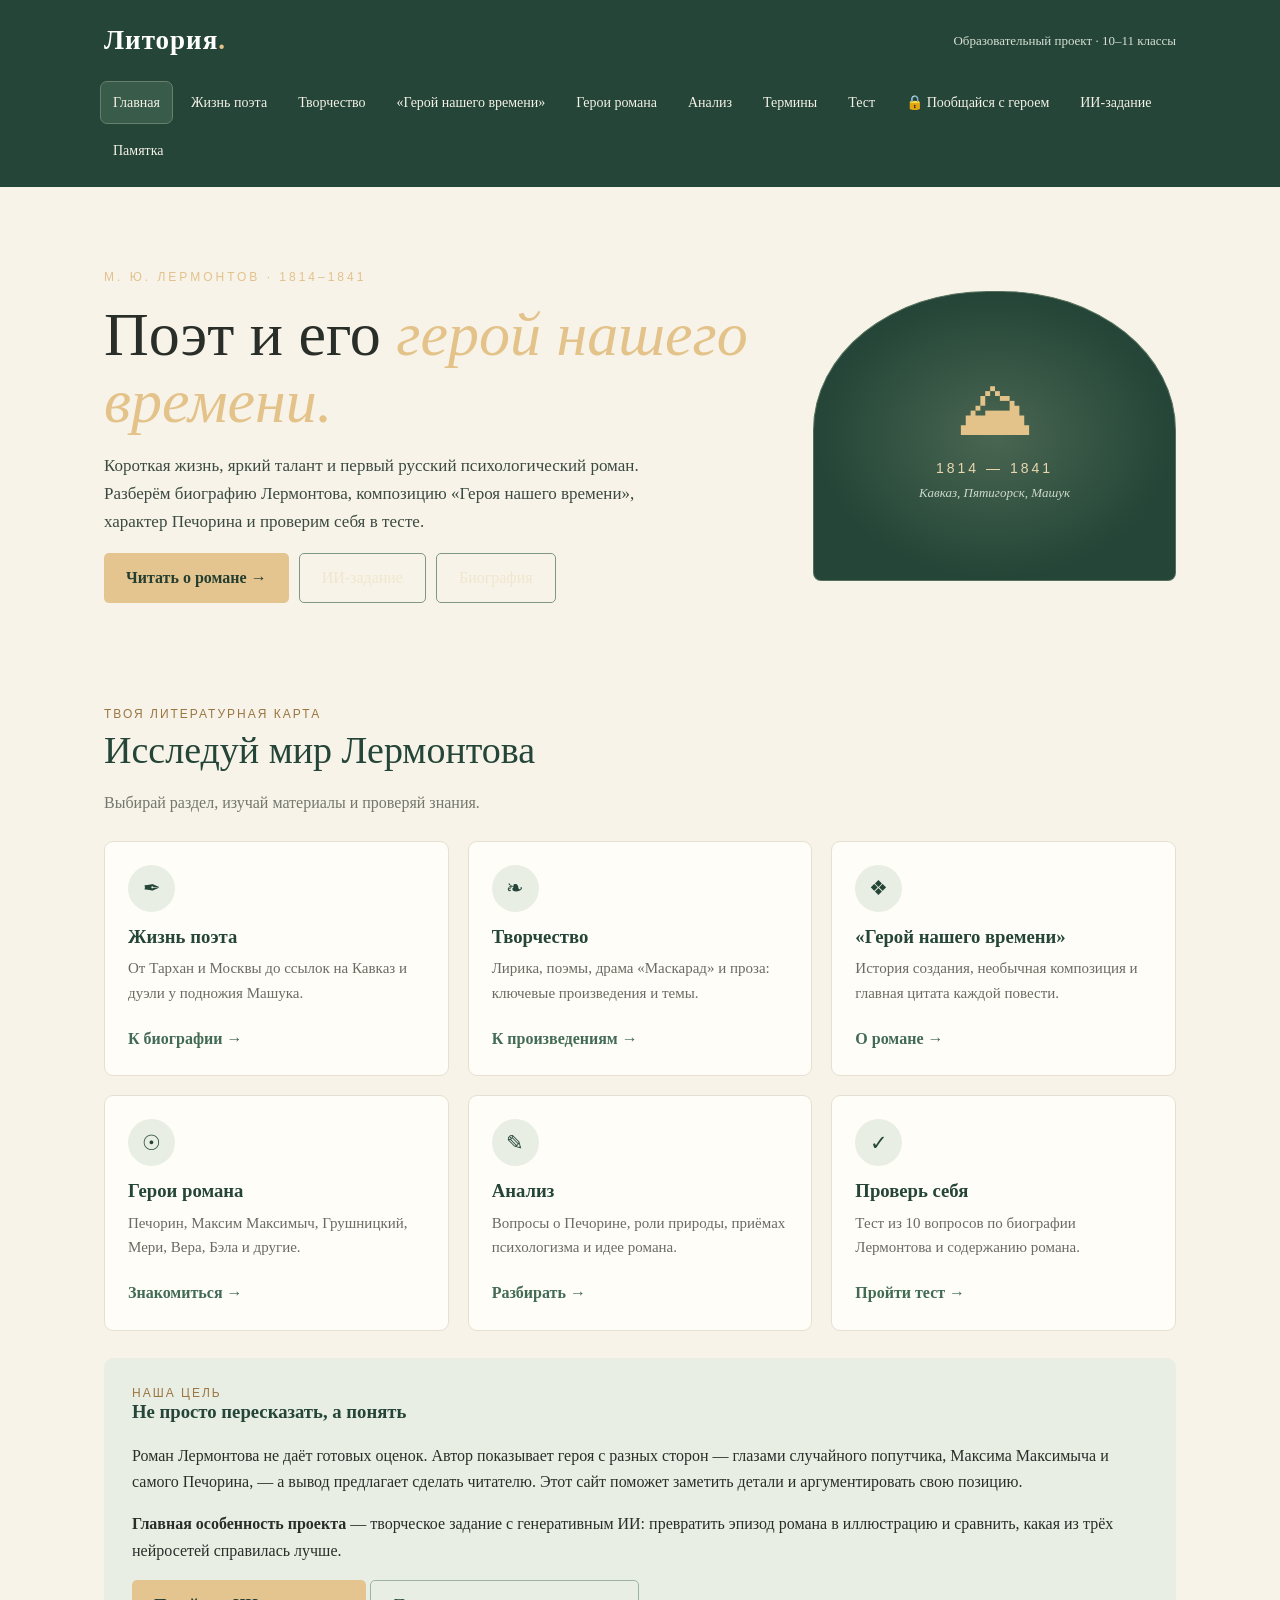
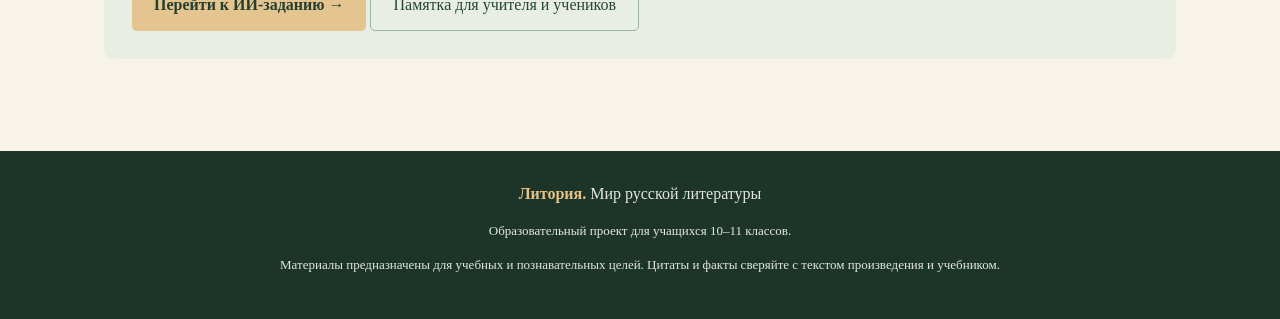
<file: index.html>
<!DOCTYPE html>
<html lang="ru">
<head>
<meta charset="UTF-8">
<meta name="viewport" content="width=device-width, initial-scale=1.0">
<title>Литория — мир русской литературы</title>
<meta name="description" content="Литория — образовательный сайт по русской литературе для 10–11 классов. Лермонтов и «Герой нашего времени»: биография, анализ, тесты и задание с генеративным ИИ.">

<link rel="icon" href="img/favicon.svg" type="image/svg+xml">
<link rel="icon" href="favicon.ico" sizes="any">
<link rel="apple-touch-icon" href="img/apple-touch-icon.png">
<meta property="og:type" content="website">
<meta property="og:title" content="Литория — мир русской литературы">
<meta property="og:description" content="Лермонтов и «Герой нашего времени»: биография, анализ, тест и чат с героями романа.">
<meta property="og:image" content="img/og-cover.png">
<link rel="stylesheet" href="css/style.css">
</head>
<body>

<header>
  <div class="topbar">
    <a class="brand" href="#" onclick="showPage('home');return false">Литория<span>.</span></a>
    <div class="top-note">Образовательный проект · 10–11 классы</div>
  </div>
  <nav aria-label="Основная навигация">
    <button class="active" data-page="home">Главная</button>
    <button data-page="life">Жизнь поэта</button>
    <button data-page="works">Творчество</button>
    <button data-page="novel">«Герой нашего времени»</button>
    <button data-page="heroes">Герои романа</button>
    <button data-page="analysis">Анализ</button>
    <button data-page="terms">Термины</button>
    <button data-page="quiz">Тест</button>
    <button data-page="chat" id="chatNav">🔒 Пообщайся с героем</button>
    <button data-page="aitask">ИИ-задание</button>
    <button data-page="guide">Памятка</button>
  </nav>
</header>

<section class="hero" id="hero">
  <div>
    <div class="eyebrow">М. Ю. Лермонтов · 1814–1841</div>
    <h1>Поэт и его <em>герой нашего времени.</em></h1>
    <p>
      Короткая жизнь, яркий талант и первый русский психологический роман.
      Разберём биографию Лермонтова, композицию «Героя нашего времени»,
      характер Печорина и проверим себя в тесте.
    </p>
    <div class="hero-btns">
      <button class="primary-btn" onclick="showPage('novel')">Читать о романе →</button>
      <button class="ghost-btn" onclick="showPage('aitask')">ИИ-задание</button>
      <button class="ghost-btn" onclick="showPage('life')">Биография</button>
    </div>
  </div>
  <div class="hero-art" aria-label="Портрет эпохи">
    <div class="big">⛰</div>
    <div class="years">1814 — 1841</div>
    <div class="mount">Кавказ, Пятигорск, Машук</div>
  </div>
</section>

<main>

<!-- HOME -->
<section class="page active" id="home">
  <div class="section-head">
    <div class="kicker">Твоя литературная карта</div>
    <h2>Исследуй мир Лермонтова</h2>
    <p class="lead">Выбирай раздел, изучай материалы и проверяй знания.</p>
  </div>
  <div class="grid">
    <div class="card">
      <div class="card-symbol">✒</div>
      <h3>Жизнь поэта</h3>
      <p>От Тархан и Москвы до ссылок на Кавказ и дуэли у подножия Машука.</p>
      <button class="text-btn" onclick="showPage('life')">К биографии →</button>
    </div>
    <div class="card">
      <div class="card-symbol">❧</div>
      <h3>Творчество</h3>
      <p>Лирика, поэмы, драма «Маскарад» и проза: ключевые произведения и темы.</p>
      <button class="text-btn" onclick="showPage('works')">К произведениям →</button>
    </div>
    <div class="card">
      <div class="card-symbol">❖</div>
      <h3>«Герой нашего времени»</h3>
      <p>История создания, необычная композиция и главная цитата каждой повести.</p>
      <button class="text-btn" onclick="showPage('novel')">О романе →</button>
    </div>
    <div class="card">
      <div class="card-symbol">☉</div>
      <h3>Герои романа</h3>
      <p>Печорин, Максим Максимыч, Грушницкий, Мери, Вера, Бэла и другие.</p>
      <button class="text-btn" onclick="showPage('heroes')">Знакомиться →</button>
    </div>
    <div class="card">
      <div class="card-symbol">✎</div>
      <h3>Анализ</h3>
      <p>Вопросы о Печорине, роли природы, приёмах психологизма и идее романа.</p>
      <button class="text-btn" onclick="showPage('analysis')">Разбирать →</button>
    </div>
    <div class="card">
      <div class="card-symbol">✓</div>
      <h3>Проверь себя</h3>
      <p>Тест из 10 вопросов по биографии Лермонтова и содержанию романа.</p>
      <button class="text-btn" onclick="showPage('quiz')">Пройти тест →</button>
    </div>
  </div>
  <div class="feature">
    <div class="kicker">Наша цель</div>
    <h3>Не просто пересказать, а понять</h3>
    <p>Роман Лермонтова не даёт готовых оценок. Автор показывает героя с разных сторон —
    глазами случайного попутчика, Максима Максимыча и самого Печорина, — а вывод предлагает сделать читателю.
    Этот сайт поможет заметить детали и аргументировать свою позицию.</p>
    <p><b>Главная особенность проекта</b> — творческое задание с генеративным ИИ: превратить эпизод романа
    в иллюстрацию и сравнить, какая из трёх нейросетей справилась лучше.</p>
    <button class="primary-btn" onclick="showPage('aitask')">Перейти к ИИ-заданию →</button>
    <button class="ghost-btn" style="color:var(--green);border-color:#9fb3a3" onclick="showPage('guide')">Памятка для учителя и учеников</button>
  </div>
</section>

<!-- LIFE -->
<section class="page" id="life">
  <div class="section-head">
    <div class="kicker">Биография</div>
    <h2>Жизнь Михаила Юрьевича Лермонтова</h2>
    <p class="lead">Всего двадцать шесть лет — и место в первом ряду русской литературы.</p>
  </div>
  <div class="article">
    <div class="timeline" id="timeline"></div>
  </div>
  <div class="feature">
    <h3>Что важно запомнить</h3>
    <ul>
      <li>Детство прошло в имении Тарханы под опекой бабушки Е. А. Арсеньевой; мать рано умерла.</li>
      <li>Дважды ссылка на Кавказ: после стихотворения «Смерть поэта» (1837) и после дуэли с де Барантом (1840).</li>
      <li>Кавказ стал для поэта и местом ссылки, и источником образов, и материалом для романа.</li>
      <li>Погиб на дуэли с Н. С. Мартыновым 27 июля (15 июля по ст. стилю) 1841 года.</li>
    </ul>
  </div>
</section>

<!-- WORKS -->
<section class="page" id="works">
  <div class="section-head">
    <div class="kicker">Наследие</div>
    <h2>Творчество Лермонтова</h2>
    <p class="lead">Главные произведения по жанрам. Нажми на фильтр, чтобы выбрать нужное.</p>
  </div>
  <div class="chips" id="workChips"></div>
  <div class="grid" id="workGrid"></div>
  <div class="feature">
    <h3>Основные темы</h3>
    <p>Одиночество и гордая личность; конфликт поэта и общества; судьба поколения 1830-х годов;
    тема Родины; свобода и неволя; поиск смысла жизни и любви. Эти мотивы звучат и в лирике,
    и в поэмах, и в романе.</p>
  </div>
</section>

<!-- NOVEL -->
<section class="page" id="novel">
  <div class="section-head">
    <div class="kicker">Главное произведение</div>
    <h2>«Герой нашего времени»</h2>
    <p class="lead">Первый в русской литературе социально-психологический и философский роман в прозе.</p>
  </div>

  <div class="grid two">
    <div class="card">
      <span class="tag">История создания</span>
      <h3>1838–1840</h3>
      <p>Первые повести («Бэла», «Фаталист») появились в журнале «Отечественные записки» в 1839–1840 годах.
      В 1840 году роман вышел отдельным изданием, в 1841-м — вторым, с предисловием автора.</p>
    </div>
    <div class="card">
      <span class="tag">Жанр</span>
      <h3>Роман из пяти повестей</h3>
      <p>Это цикл повестей, объединённый одним героем — Печориным. Сочетает черты романтизма и реализма,
      путевых заметок, дневника и «светской повести».</p>
    </div>
  </div>

  <div class="feature">
    <h3>Композиция: порядок не хронологический</h3>
    <p>В романе три рассказчика: безымянный офицер-путешественник, Максим Максимыч и сам Печорин.
    Автор сначала показывает героя <b>извне</b>, а затем даёт его собственный журнал — так мы постепенно
    приближаемся к внутреннему миру героя.</p>
    <p><b>Порядок в тексте:</b> «Бэла» → «Максим Максимыч» → Предисловие к «Журналу Печорина» → «Тамань» → «Княжна Мери» → «Фаталист».</p>
    <p><b>Хронологический порядок событий:</b> «Тамань» → «Княжна Мери» → «Бэла» → «Фаталист» → «Максим Максимыч».</p>
    <p class="note">Почему так? Читателю сначала загадочен Печорин, и только потом он «объясняется» сам. Такая композиция усиливает интерес и психологизм.</p>
  </div>

  <h3 style="color:var(--green)">Главные цитаты по частям</h3>
  <div id="partsList"></div>
</section>

<!-- HEROES -->
<section class="page" id="heroes">
  <div class="section-head">
    <div class="kicker">Система образов</div>
    <h2>Герои романа</h2>
    <p class="lead">Каждый герой раскрывает какую-то грань Печорина — либо контрастом, либо сходством.</p>
  </div>
  <input class="searchbar" id="heroSearch" placeholder="Найти героя..." aria-label="Поиск героя">
  <div class="grid" id="heroGrid"></div>
</section>

<section class="page" id="heroDetail">
  <button class="text-btn" onclick="showPage('heroes')">← Назад к героям</button>
  <div id="heroBox" class="article" style="margin-top:18px"></div>
</section>

<!-- ANALYSIS -->
<section class="page" id="analysis">
  <div class="section-head">
    <div class="kicker">Читаем глубже</div>
    <h2>Анализ романа</h2>
    <p class="lead">Ключевые вопросы для урока, сочинения и итоговой работы.</p>
  </div>
  <div class="grid" id="analysisGrid"></div>
  <div id="articleBox" style="margin-top:25px"></div>
</section>

<!-- TERMS -->
<section class="page" id="terms">
  <div class="section-head">
    <div class="kicker">Словарь читателя</div>
    <h2>Литературные термины</h2>
    <p class="lead">Понятия, которые пригодятся при анализе «Героя нашего времени».</p>
  </div>
  <input class="searchbar" id="termSearch" placeholder="Найти термин..." aria-label="Поиск термина">
  <div class="grid" id="termGrid"></div>
</section>

<!-- QUIZ -->
<section class="page" id="quiz">
  <div class="section-head">
    <div class="kicker">Проверь свои знания</div>
    <h2>Викторина по Лермонтову</h2>
    <p class="lead">Выбери один ответ на каждый вопрос и нажми кнопку проверки. После проверки появятся пояснения.</p>
  </div>
  <form class="article" id="quizForm">
    <div id="questions"></div>
    <button type="submit" class="primary-btn" style="margin-top:20px">Проверить ответы</button>
    <button type="button" class="ghost-btn" id="quizReset" style="margin-top:20px;color:var(--green);border-color:#c9c2b2">Сбросить</button>
    <div id="quizResult" aria-live="polite"></div>
  </form>
</section>

<!-- CHAT -->
<section class="page" id="chat">
  <div class="section-head">
    <div class="kicker">Это интересно</div>
    <h2>Пообщайся с героем</h2>
    <p class="lead">Выбери персонажа романа и задай ему вопрос: о событиях, о других героях, о том, что он чувствовал. Отвечают герои «из своего времени», поэтому спрашивай так, как будто встретил их на водах или в крепости.</p>
  </div>
  <div id="chatBody"></div>
</section>

<!-- AI TASK -->
<section class="page" id="aitask">
  <div class="section-head">
    <div class="kicker">Главное задание проекта</div>
    <h2>Литература + ИИ: нарисуй эпизод</h2>
    <p class="lead">Превращаем эпизод «Героя нашего времени» в иллюстрацию с помощью генеративного ИИ и выясняем, какая нейросеть лучше передаёт текст.</p>
  </div>

  <div class="feature">
    <h3>Суть задания</h3>
    <p>Ученикам даётся эпизод романа и <b>три модели генеративного ИИ</b>. Нужно сравнить их возможности и результаты:
    какая из моделей лучше иллюстрирует выбранный фрагмент?</p>
    <p><b>Цель:</b> повысить интерес учеников к литературе, внедряя технологии ИИ в процесс обучения.
    Чтобы получить хорошую картинку, придётся внимательно читать текст, замечать детали и точно формулировать мысль — то есть заниматься настоящим литературным анализом.</p>
  </div>

  <h3 style="color:var(--green)">Ход работы</h3>
  <ol class="steps">
    <li><b>Выбери эпизод</b><span>Прочитай отрывок в книге и выбери сцену ниже (или свою, согласовав с учителем).</span></li>
    <li><b>Выпиши детали</b><span>Кто в кадре, где и когда, что вокруг, какое настроение. Подтверди каждую деталь текстом.</span></li>
    <li><b>Составь промпт</b><span>Опиши сцену словами — в конструкторе ниже. Промпт должен быть одинаковым для всех моделей.</span></li>
    <li><b>Запусти три модели</b><span>Одинаковый промпт — три результата. Сохрани все картинки, лучшие и неудачные.</span></li>
    <li><b>Оцени по критериям</b><span>Заполни таблицу сравнения: баллы по каждому критерию и комментарий.</span></li>
    <li><b>Сделай вывод</b><span>Объясни выбор победителя и ответь на вопросы для рефлексии.</span></li>
  </ol>

  <h3 style="color:var(--green);margin-top:34px">1. Выбери эпизод</h3>
  <div class="grid" id="episodeGrid"></div>

  <h3 style="color:var(--green);margin-top:34px">2. Конструктор промпта</h3>
  <div class="article">
    <p class="note" style="margin-top:0">Поля заполнятся автоматически после выбора эпизода — отредактируй их по своему прочтению текста.</p>
    <div class="grid two">
      <label class="field"><span>Что происходит (сцена)</span><textarea id="pScene" placeholder="Например: старый офицер с раскрытыми объятиями перед холодным молодым человеком"></textarea></label>
      <label class="field"><span>Место и время</span><textarea id="pPlace" placeholder="Двор почтовой станции, утро, Кавказ, 1830-е годы"></textarea></label>
      <label class="field"><span>Настроение и свет</span><textarea id="pMood" placeholder="Горечь, неловкость, холодный утренний свет"></textarea></label>
      <label class="field"><span>Композиция и ракурс</span><textarea id="pComp" placeholder="Два героя в центре кадра, средний план"></textarea></label>
      <label class="field"><span>Стиль изображения</span>
        <select id="pStyle">
          <option>книжная иллюстрация, перо и тушь</option>
          <option>масляная живопись в духе русской живописи XIX века</option>
          <option>акварель</option>
          <option>кинематографичный кадр, историческая драма</option>
          <option>гравюра XIX века</option>
          <option>современная графика, цифровая иллюстрация</option>
        </select></label>
      <label class="field"><span>Чего не должно быть</span><textarea id="pAvoid" placeholder="Современной одежды и техники, надписей, текста на картинке"></textarea></label>
    </div>
    <button class="primary-btn" id="buildPrompt" type="button">Собрать промпт</button>
    <button class="ghost-btn" id="copyPrompt" type="button" style="color:var(--green);border-color:#c9c2b2">Копировать</button>
    <div class="promptbox" id="promptOut">Здесь появится готовый промпт.</div>
    <p class="note" id="copyNote"></p>
    <p class="note">Совет: если модель лучше понимает английский, можно перевести промпт, но во всех трёх моделях используй один и тот же вариант — иначе сравнение будет нечестным.</p>
  </div>

  <h3 style="color:var(--green);margin-top:34px">3. Таблица сравнения моделей</h3>
  <div class="article">
    <p class="note" style="margin-top:0">Впиши названия трёх моделей, поставь оценки от 1 до 5 (5 — отлично) и добавь короткий комментарий.</p>
    <div class="table-wrap">
      <table class="score" id="scoreTable">
        <thead>
          <tr>
            <th>Критерий</th>
            <th><input id="mName0" placeholder="Модель 1"></th>
            <th><input id="mName1" placeholder="Модель 2"></th>
            <th><input id="mName2" placeholder="Модель 3"></th>
          </tr>
        </thead>
        <tbody id="scoreBody"></tbody>
        <tfoot>
          <tr class="total"><td>Итого (из 25)</td><td class="num" id="total0">0</td><td class="num" id="total1">0</td><td class="num" id="total2">0</td></tr>
          <tr><td>Комментарий: что получилось, что нет</td>
            <td><textarea id="mNote0"></textarea></td><td><textarea id="mNote1"></textarea></td><td><textarea id="mNote2"></textarea></td></tr>
        </tfoot>
      </table>
    </div>
    <div class="winner" id="winnerBox">Оцени модели, чтобы увидеть победителя.</div>
    <button class="ghost-btn print-btn no-print" type="button" onclick="window.print()" style="color:var(--green);border-color:#c9c2b2">Распечатать / сохранить в PDF</button>
  </div>

  <h3 style="color:var(--green);margin-top:34px">4. Вопросы для рефлексии</h3>
  <div class="article">
    <ul class="checklist">
      <li>Какие детали из текста ИИ передал точно, а какие исказил или придумал сам?</li>
      <li>Совпала ли картинка с тем, как ты представлял эту сцену, когда читал? Чем отличается?</li>
      <li>Как изменился промпт после первых неудачных попыток? Какие слова помогли больше всего?</li>
      <li>Какую модель ты бы выбрал для иллюстрации книги и почему?</li>
      <li>Что ты заметил в тексте благодаря необходимости описывать сцену словами?</li>
      <li>Может ли ИИ заменить читателя и художника? Что он не способен «понять» в Лермонтове?</li>
    </ul>
  </div>

  <div class="warn">
    <h3>Правила работы с ИИ</h3>
    <ul>
      <li>ИИ-картинки — это иллюстрация, а не источник фактов: сверяй детали с текстом романа.</li>
      <li>Подписывай результат: «Изображение создано с помощью ИИ, модель …, промпт …».</li>
      <li>Не создавай изображений реальных людей (одноклассников, учителей) и не используй чужие фотографии.</li>
      <li>Не вводите в сервисы личные данные и пароли. Учитель заранее проверяет правила и возрастные ограничения выбранных сервисов.</li>
    </ul>
  </div>
</section>

<!-- GUIDE -->
<section class="page" id="guide">
  <div class="section-head">
    <div class="kicker">Для удобной работы</div>
    <h2>Памятка для учителя и учеников</h2>
    <p class="lead">Короткие инструкции по проведению задания «Литература + ИИ». Страницу можно распечатать.</p>
    <button class="ghost-btn no-print" type="button" onclick="window.print()" style="color:var(--green);border-color:#c9c2b2">Распечатать памятку</button>
  </div>

  <div class="grid two">
    <div class="card">
      <span class="tag">Учителю</span>
      <h3>Подготовка</h3>
      <ul class="checklist">
        <li>Выберите три модели генеративного ИИ и проверьте, что доступ к ним работает в классе.</li>
        <li>Уточните возрастные ограничения и правила сервисов; при необходимости генерируйте с учительского аккаунта.</li>
        <li>Подготовьте эпизоды (на сайте шесть вариантов) и распределите по группам из 3–4 человек.</li>
        <li>Раздайте текст отрывков и напомните о правилах работы с ИИ.</li>
        <li>Решите, где ученики будут сохранять результаты (общая папка, презентация, распечатка).</li>
      </ul>
    </div>
    <div class="card">
      <span class="tag">Ученику</span>
      <h3>Что нужно сделать</h3>
      <ul class="checklist">
        <li>Внимательно прочитай эпизод и выпиши детали: герои, место, время, настроение.</li>
        <li>Составь один промпт и используй его во всех трёх моделях.</li>
        <li>Сохрани все результаты, в том числе неудачные.</li>
        <li>Оцени картинки по критериям и объясни свой выбор.</li>
        <li>Подготовь короткое выступление: какая модель лучше и почему.</li>
      </ul>
    </div>
  </div>

  <div class="article" style="margin-top:22px">
    <div class="kicker">Предлагаемый сценарий</div>
    <h3>Два урока по 45 минут</h3>
    <div class="table-wrap">
      <table class="score">
        <thead><tr><th>Этап</th><th>Время</th><th>Что делаем</th></tr></thead>
        <tbody>
          <tr><td>Урок 1. Введение</td><td class="num">5 мин</td><td>Цель задания, правила работы с ИИ, разбивка на группы.</td></tr>
          <tr><td>Чтение эпизода</td><td class="num">10 мин</td><td>Чтение отрывка, выписывание деталей из текста.</td></tr>
          <tr><td>Составление промпта</td><td class="num">15 мин</td><td>Работа с конструктором, согласование формулировки в группе.</td></tr>
          <tr><td>Генерация</td><td class="num">15 мин</td><td>Запуск одного промпта в трёх моделях, сохранение результатов.</td></tr>
          <tr><td>Урок 2. Оценка</td><td class="num">15 мин</td><td>Заполнение таблицы сравнения, подсчёт баллов.</td></tr>
          <tr><td>Обсуждение</td><td class="num">15 мин</td><td>Короткие выступления групп: победитель и аргументы.</td></tr>
          <tr><td>Рефлексия</td><td class="num">10 мин</td><td>Ответы на вопросы, выводы о роли ИИ в чтении литературы.</td></tr>
          <tr><td>Итоги</td><td class="num">5 мин</td><td>Общий вывод класса, выставка работ.</td></tr>
        </tbody>
      </table>
    </div>
  </div>

  <div class="grid two" style="margin-top:22px">
    <div class="card">
      <span class="tag">Учителю</span>
      <h3>Критерии оценки работы группы</h3>
      <ul>
        <li><b>Понимание текста</b> — детали подтверждены цитатами или пересказом.</li>
        <li><b>Качество промпта</b> — конкретность, структура, учёт эпохи и настроения.</li>
        <li><b>Обоснованность сравнения</b> — оценки аргументированы.</li>
        <li><b>Рефлексия</b> — честные выводы об ограничениях ИИ.</li>
        <li><b>Оформление и выступление</b> — ясность, подпись «создано ИИ».</li>
      </ul>
      <p class="note">Оценивайте не красоту картинки, а работу с текстом и качество рассуждений.</p>
    </div>
    <div class="card">
      <span class="tag">Советы</span>
      <h3>Если что-то идёт не так</h3>
      <ul>
        <li><b>Картинка не похожа на сцену</b> — уточни детали, убери лишние, упрости промпт.</li>
        <li><b>Появились современные вещи</b> — добавь «Россия 1830-х годов» и укажи, чего не должно быть.</li>
        <li><b>Странные лица или надписи</b> — запроси без текста на картинке, смени ракурс на дальний план.</li>
        <li><b>Сервис недоступен</b> — используйте запасную модель или генерируйте дома.</li>
        <li><b>Слишком много попыток</b> — ограничьте число генераций, например 3–5 на модель.</li>
      </ul>
    </div>
  </div>

  <div class="feature">
    <h3>Что получают ученики</h3>
    <p>Внимательное чтение вместо поверхностного пересказа, умение переводить литературный образ в точное описание,
    навык критически оценивать результаты ИИ и более живой интерес к произведению Лермонтова.</p>
    <button class="primary-btn" onclick="showPage('aitask')">Перейти к заданию →</button>
  </div>
</section>
</main>

<footer>
  <div><strong>Литория.</strong> Мир русской литературы</div>
  <p>Образовательный проект для учащихся 10–11 классов.</p>
  <p>Материалы предназначены для учебных и познавательных целей. Цитаты и факты сверяйте с текстом произведения и учебником.</p>
</footer>

<script src="js/script.js"></script>
</body>
</html>
</file>
<file: css/style.css>
:root {
  --green: #244537;
  --green-light: #426b55;
  --cream: #f7f3e9;
  --paper: #fffdf7;
  --gold: #c59b59;
  --ink: #292e29;
  --muted: #73776d;
  --border: #e7e0d2;
  --wine: #7a3b3b;
}
* { box-sizing: border-box; }
html { scroll-behavior: smooth; }
body {
  margin: 0;
  background: var(--cream);
  color: var(--ink);
  font-family: Georgia, "Times New Roman", serif;
  line-height: 1.65;
}
button, input { font: inherit; }
button, a { -webkit-tap-highlight-color: transparent; }
a { color: inherit; }
header { background: var(--green); color: white; }
.topbar {
  max-width: 1120px; margin: auto; padding: 18px 24px;
  display: flex; justify-content: space-between; align-items: center; gap: 18px;
}
.brand { font-size: 27px; font-weight: bold; letter-spacing: 1px; text-decoration: none; }
.brand span { color: #e4c38a; }
.top-note { color: #d8e0d6; font-size: 13px; }
nav {
  display: flex; flex-wrap: wrap; gap: 5px;
  max-width: 1120px; margin: auto; padding: 0 20px 15px;
}
nav button {
  background: transparent; border: 1px solid transparent; border-radius: 7px;
  padding: 9px 12px; color: #f4f1e8; cursor: pointer; font-size: 14px;
}
nav button:hover, nav button.active { background: #385c49; border-color: #67806c; }
.hero {
  max-width: 1120px; margin: 28px auto 0; padding: 55px 24px 66px;
  display: grid; grid-template-columns: 1.3fr .7fr; gap: 35px; align-items: center;
}
.eyebrow { text-transform: uppercase; letter-spacing: 3px; color: #e3c18b; font: 12px Arial, sans-serif; }
.hero h1 { font-size: clamp(36px, 6vw, 62px); line-height: 1.08; font-weight: normal; margin: 17px 0; }
.hero h1 em { color: #e4c38a; }
.hero p { color: #3b4a40; max-width: 580px; font-size: 17px; }
.hero-btns { display: flex; flex-wrap: wrap; gap: 10px; margin-top: 15px; }
.primary-btn {
  display: inline-block; padding: 12px 22px; background: #e5c58f; color: #243e30;
  border: none; border-radius: 5px; text-decoration: none; font-weight: bold; cursor: pointer;
}
.ghost-btn {
  display: inline-block; padding: 11px 22px; background: transparent; color: #f1e6cd;
  border: 1px solid #7f9784; border-radius: 5px; cursor: pointer;
}
.ghost-btn:hover { background: #315241; }
.hero-art {
  min-height: 290px; display: flex; flex-direction: column; align-items: center; justify-content: center;
  text-align: center; padding: 20px; color: #e4c38a;
  background: radial-gradient(ellipse, #496651 0%, #244537 70%);
  border: 1px solid #55705b; border-radius: 48% 48% 8px 8px;
}
.hero-art .big { font-size: 78px; line-height: 1; }
.hero-art .years { font: 14px Arial, sans-serif; letter-spacing: 3px; margin-top: 12px; color: #e9d6ae; }
.hero-art .mount { font-size: 13px; color: #cdd9cb; margin-top: 6px; font-style: italic; }
main { max-width: 1120px; margin: auto; padding: 38px 24px 65px; }
.page { display: none; }
.page.active { display: block; }
.section-head { margin-bottom: 25px; }
.kicker { color: #9a7641; text-transform: uppercase; font: 12px Arial, sans-serif; letter-spacing: 2px; }
h2 { color: var(--green); font-size: clamp(28px, 4vw, 38px); font-weight: normal; line-height: 1.2; margin: 7px 0 10px; }
h3 { line-height: 1.3; }
.lead { color: var(--muted); max-width: 740px; }
.grid { display: grid; grid-template-columns: repeat(3, minmax(0, 1fr)); gap: 19px; }
.grid.two { grid-template-columns: repeat(2, minmax(0, 1fr)); }
.card {
  background: var(--paper); border: 1px solid var(--border); border-radius: 9px; padding: 23px;
  transition: transform .2s, box-shadow .2s;
}
.card:hover { transform: translateY(-3px); box-shadow: 0 9px 24px #293b2910; }
.card-symbol {
  width: 47px; height: 47px; display: grid; place-items: center;
  background: #e9eee4; border-radius: 50%; color: var(--green); font-size: 21px;
}
.card h3 { color: var(--green); margin: 13px 0 7px; }
.card p { color: #686c62; font-size: 15px; margin: 0 0 12px; }
.tag {
  display: inline-block; background: #f0e8d8; color: #785b31;
  padding: 3px 9px; border-radius: 4px; font: 12px Arial, sans-serif;
}
.text-btn {
  border: none; background: transparent; padding: 8px 0 0; color: var(--green-light);
  font-weight: bold; cursor: pointer; text-align: left;
}
.searchbar {
  width: 100%; padding: 13px 15px; border: 1px solid #d8d1c2; background: #fffdf7;
  border-radius: 7px; margin: 5px 0 23px; outline-color: var(--green-light);
}
.feature { background: #e9eee4; padding: 28px; border-radius: 9px; margin: 27px 0; }
.feature h3 { color: var(--green); margin-top: 0; }
.article {
  background: var(--paper); border: 1px solid var(--border); border-radius: 9px;
  padding: clamp(22px, 5vw, 42px);
}
.article h3 { color: var(--green); }
.article li { margin-bottom: 9px; }
.article blockquote {
  border-left: 3px solid var(--gold); padding: 12px 18px; margin: 20px 0;
  background: #f8f1e3; color: #514633;
}
.chips { display: flex; flex-wrap: wrap; gap: 8px; margin-bottom: 22px; }
.chip {
  border: 1px solid #d8d1c2; background: var(--paper); border-radius: 20px;
  padding: 6px 14px; cursor: pointer; font-size: 14px; color: var(--green);
}
.chip.active { background: var(--green); color: #fff; border-color: var(--green); }

/* timeline */
.timeline { position: relative; margin: 10px 0 0; padding-left: 28px; }
.timeline::before { content: ""; position: absolute; left: 7px; top: 6px; bottom: 6px; width: 2px; background: #d9cfb8; }
.t-item { position: relative; margin-bottom: 22px; }
.t-item::before {
  content: ""; position: absolute; left: -27px; top: 7px; width: 12px; height: 12px;
  background: var(--gold); border: 2px solid var(--cream); border-radius: 50%; box-shadow: 0 0 0 1px #c9b78f;
}
.t-year { font: bold 13px Arial, sans-serif; color: #9a7641; letter-spacing: 1px; }
.t-item h3 { margin: 2px 0 4px; color: var(--green); font-size: 19px; }
.t-item p { margin: 0; color: #5e6258; font-size: 15px; }

/* accordion */
.acc { margin-bottom: 12px; border: 1px solid var(--border); border-radius: 9px; background: var(--paper); overflow: hidden; }
.acc-head {
  width: 100%; display: flex; justify-content: space-between; align-items: center; gap: 12px;
  background: transparent; border: none; padding: 17px 22px; cursor: pointer; text-align: left;
  color: var(--green); font-size: 18px;
}
.acc-head small { display: block; color: var(--muted); font: 13px Arial, sans-serif; margin-top: 2px; }
.acc-head .arrow { transition: transform .2s; font-size: 14px; }
.acc.open .arrow { transform: rotate(180deg); }
.acc-body { display: none; padding: 0 22px 20px; border-top: 1px solid var(--border); }
.acc.open .acc-body { display: block; }
.acc-body h4 { color: var(--green); margin: 16px 0 4px; }
.acc-body p { margin: 0 0 8px; }
.acc-body blockquote {
  border-left: 3px solid var(--gold); padding: 12px 18px; margin: 8px 0 4px;
  background: #f8f1e3; color: #514633;
}
.acc-body blockquote small { color: var(--muted); font: 13px Arial, sans-serif; }

/* quiz */
.quiz-question { padding: 20px 0; border-bottom: 1px solid var(--border); }
.quiz-question p { font-weight: bold; }
.quiz-question label { display: block; padding: 7px 10px; cursor: pointer; border-radius: 6px; }
.quiz-question input { accent-color: var(--green); }
.quiz-question label.ok { background: #dcebd9; }
.quiz-question label.bad { background: #f2d9d6; }
.quiz-question .why { font-size: 14px; color: #5e6258; margin-top: 6px; display: none; }
.quiz-question.checked .why { display: block; }
.result { padding: 15px; margin-top: 18px; background: #e9eee4; border-radius: 7px; }
.empty { color: var(--muted); padding: 20px 0; }
.note { font-size: 14px; color: var(--muted); }
footer { background: #1d3428; color: #e3e8df; padding: 30px 24px; text-align: center; }
footer strong { color: #e4c38a; }
footer p { font-size: 13px; }
/* AI task + guide */
.steps { counter-reset: s; list-style: none; padding: 0; margin: 0; display: grid; grid-template-columns: repeat(3, minmax(0,1fr)); gap: 16px; }
.steps li { counter-increment: s; background: var(--paper); border: 1px solid var(--border); border-radius: 9px; padding: 18px 18px 16px; position: relative; margin: 0; }
.steps li::before {
  content: counter(s); display: grid; place-items: center; width: 32px; height: 32px; border-radius: 50%;
  background: var(--green); color: #fff; font: bold 15px Arial, sans-serif; margin-bottom: 8px;
}
.steps li b { color: var(--green); display: block; margin-bottom: 4px; }
.steps li span { font-size: 14px; color: #686c62; }
.episode.selected { border-color: var(--green); box-shadow: 0 0 0 2px #c9d8cd; }
.field { display: block; margin-bottom: 14px; }
.field > span { display: block; font: bold 13px Arial, sans-serif; color: var(--green); margin-bottom: 4px; }
.field input, .field select, .field textarea {
  width: 100%; padding: 10px 12px; border: 1px solid #d8d1c2; background: #fffdf7; border-radius: 7px;
  font: 15px Georgia, serif; color: var(--ink);
}
.field textarea { min-height: 76px; resize: vertical; }
.promptbox { background: #f8f1e3; border-left: 3px solid var(--gold); padding: 14px 18px; border-radius: 0 7px 7px 0; white-space: pre-wrap; margin: 14px 0; font-size: 15px; }
.table-wrap { overflow-x: auto; }
table.score { width: 100%; border-collapse: collapse; min-width: 620px; }
table.score th, table.score td { border: 1px solid var(--border); padding: 10px; text-align: left; vertical-align: top; font-size: 15px; }
table.score th { background: #e9eee4; color: var(--green); }
table.score td.num { text-align: center; }
table.score tr.total td { background: #f8f1e3; font-weight: bold; }
table.score input, table.score select, table.score textarea { width: 100%; padding: 6px 8px; border: 1px solid #d8d1c2; border-radius: 6px; font: 14px Georgia, serif; background: #fffdf7; }
table.score textarea { min-height: 64px; resize: vertical; }
.winner { padding: 14px 16px; background: #e9eee4; border-radius: 7px; margin-top: 14px; }
.checklist { list-style: none; padding: 0; margin: 0; }
.checklist li { padding-left: 28px; position: relative; margin-bottom: 8px; }
.checklist li::before { content: "☐"; position: absolute; left: 0; color: var(--green); }
.warn { background: #f6e9e3; border-left: 3px solid var(--wine); padding: 14px 18px; border-radius: 0 7px 7px 0; margin: 18px 0; }
.warn h3 { color: var(--wine); margin-top: 0; }
.print-btn { margin-top: 12px; }

/* ---------- CHAT ---------- */
.ch-lock { text-align: center; padding: clamp(30px, 6vw, 56px) 24px; }
.ch-lock .ico { font-size: 54px; line-height: 1; }
.ch-lock h3 { color: var(--green); margin: 14px 0 8px; }
.ch-pick { display: flex; flex-wrap: wrap; gap: 10px; margin-bottom: 18px; }
.ch-who { display: flex; align-items: center; gap: 10px; border: 1px solid #d8d1c2; background: var(--paper); border-radius: 30px; padding: 6px 16px 6px 6px; cursor: pointer; color: var(--green); font: 14px Arial, sans-serif; }
.ch-who.on, .ch-who:hover { background: var(--green); color: #f1e6cd; border-color: var(--green); }
.ch-ava { width: 34px; height: 34px; border-radius: 50%; background: #e9eee4; overflow: hidden; flex: none; }
.ch-ava img { width: 100%; height: 100%; display: block; }
.ch-ava.big { width: 46px; height: 46px; border: 2px solid #e5c58f; }
.ch-box { background: var(--paper); border: 1px solid var(--border); border-radius: 9px; overflow: hidden; }
.ch-head { background: linear-gradient(rgba(36,69,55,.8), rgba(36,69,55,.8)), url(../img/caucasus.svg) center / cover, var(--green); color: #f1e6cd; padding: 14px 20px; display: flex; align-items: center; gap: 14px; }
.ch-head small { display: block; color: #cdd9cb; font: 13px Arial, sans-serif; }
.ch-log { height: 380px; overflow-y: auto; padding: 18px; display: flex; flex-direction: column; gap: 10px; background: #fbf7ec; }
.ch-msg { max-width: 78%; padding: 10px 14px; border-radius: 14px; line-height: 1.5; font-size: 15.5px; }
.ch-msg.bot { background: #e9eee4; color: var(--ink); border-bottom-left-radius: 4px; align-self: flex-start; }
.ch-msg.me { background: #f1dfb9; color: #3b3220; border-bottom-right-radius: 4px; align-self: flex-end; }
.ch-msg.typing { color: var(--muted); font-style: italic; }
.ch-tips { display: flex; flex-wrap: wrap; gap: 8px; padding: 12px 18px 0; }
.ch-tips button { border: 1px solid #d8d1c2; background: var(--paper); color: var(--green); border-radius: 18px; padding: 5px 12px; font: 13px Arial, sans-serif; cursor: pointer; }
.ch-tips button:hover { background: #e9eee4; }
.ch-form { display: flex; gap: 10px; padding: 14px 18px 18px; }
.ch-form input { flex: 1; min-width: 0; padding: 11px 14px; border: 1px solid #d8d1c2; border-radius: 22px; font: 15px Georgia, serif; background: #fff; }
.ch-form button { background: var(--green); color: #f1e6cd; border: none; border-radius: 22px; padding: 0 22px; cursor: pointer; font: 14px Arial, sans-serif; }
.ch-note { font: 12px Arial, sans-serif; color: var(--muted); margin: 10px 2px 0; }
@media(max-width: 480px) { .ch-msg { max-width: 92%; } .ch-log { height: 320px; } }
@media print {
  header, nav, footer, .hero, .no-print, button { display: none !important; }
  body { background: #fff; }
  .page { display: none !important; }
  .page.active { display: block !important; }
  .card, .article, .acc { box-shadow: none; break-inside: avoid; }
}
@media(max-width: 760px) {
  .steps { grid-template-columns: repeat(2, minmax(0,1fr)); }
}
@media(max-width: 480px) {
  .steps { grid-template-columns: 1fr; }
}
@media(max-width: 760px) {
  .hero { grid-template-columns: 1fr; padding-top: 42px; }
  .hero-art { min-height: 170px; }
  .hero-art .big { font-size: 56px; }
  .grid, .grid.two { grid-template-columns: repeat(2, minmax(0, 1fr)); }
  .top-note { display: none; }
}
@media(max-width: 480px) {
  .grid, .grid.two { grid-template-columns: 1fr; }
  nav { padding-left: 12px; padding-right: 12px; }
  nav button { font-size: 12px; padding: 8px; }
  main { padding-left: 16px; padding-right: 16px; }
}
</file>
